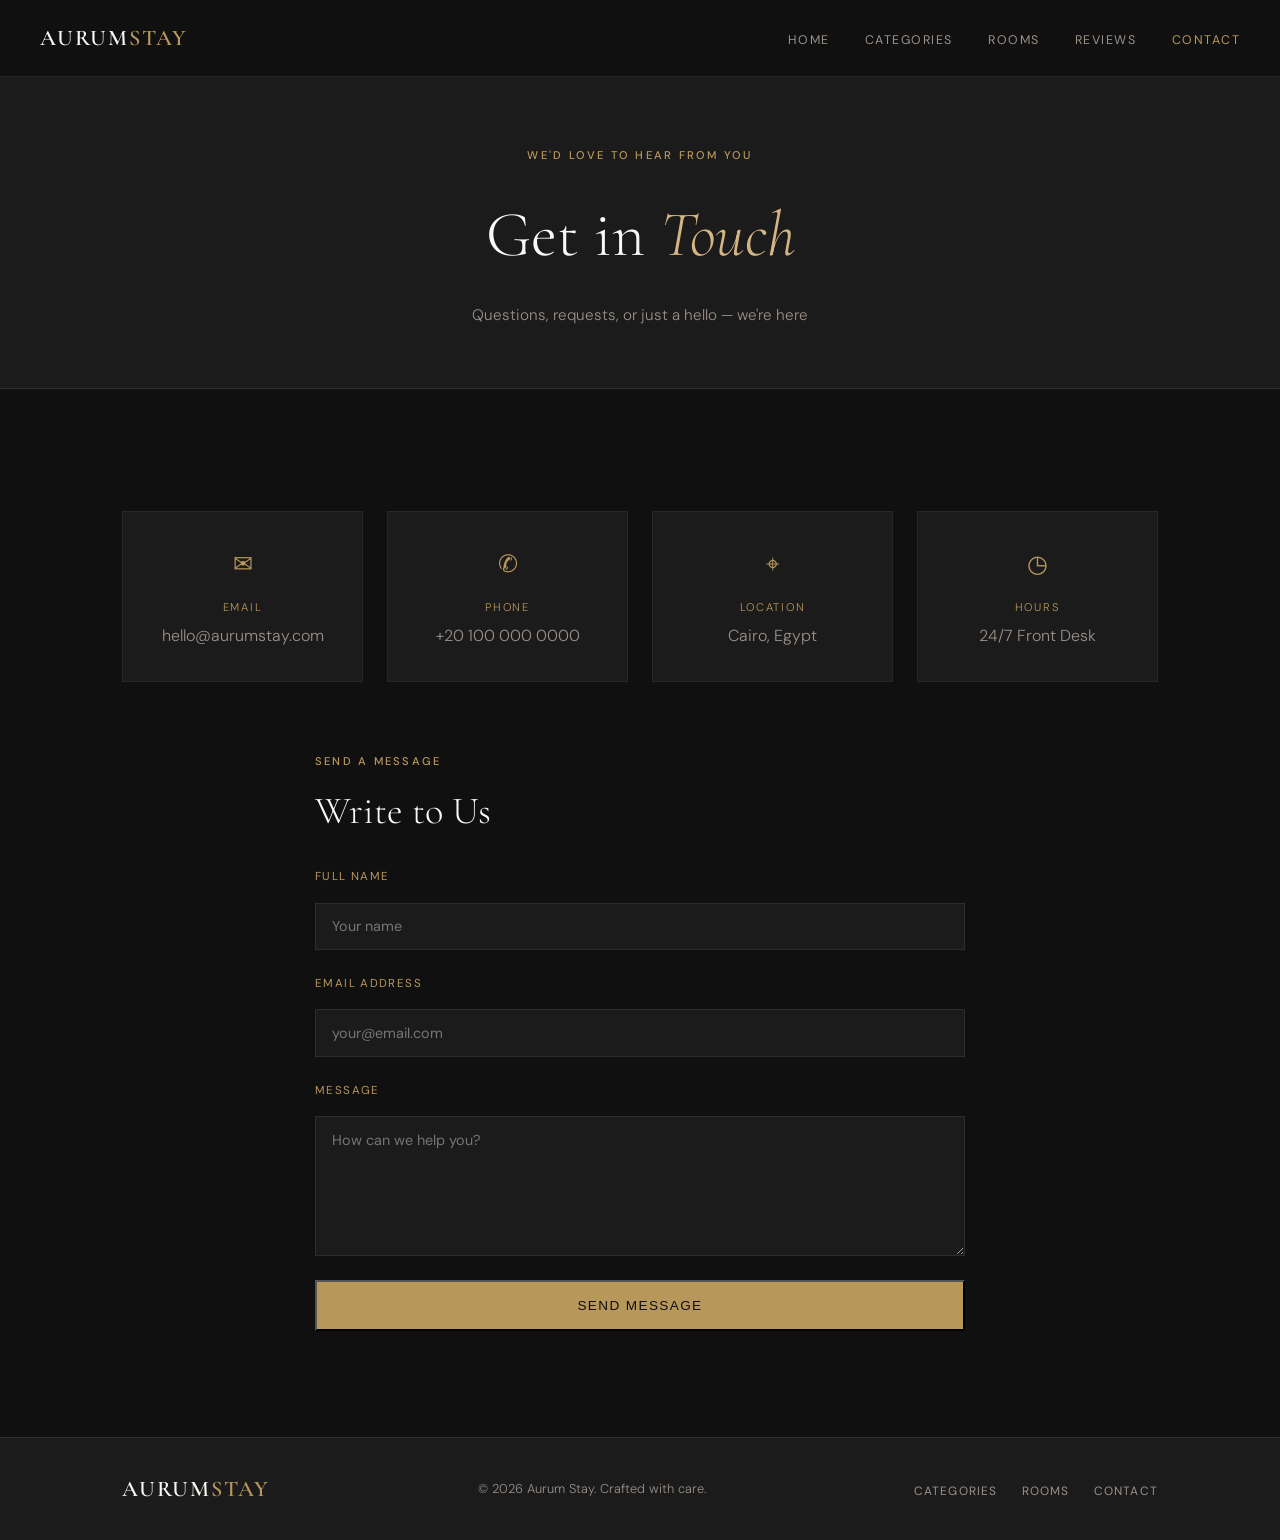
<file: index.html>
<!DOCTYPE html>
<html lang="en">
<head>
<meta charset="UTF-8">
<meta name="viewport" content="width=device-width, initial-scale=1.0">
<title>Contact — Aurum Stay</title>
<link rel="stylesheet" href="style.css">
<link href="https://fonts.googleapis.com/css2?family=Cormorant+Garamond:ital,wght@0,300;0,400;0,600;1,300&family=DM+Sans:wght@300;400;500&display=swap" rel="stylesheet">
</head>
<body>

<nav class="navbar">
  <a href="index.html" class="nav-logo">AURUM<span>STAY</span></a>
  <ul class="nav-links">
    <li><a href="index.html">Home</a></li>
    <li><a href="categories.html">Categories</a></li>
    <li><a href="rooms.html">Rooms</a></li>
    <li><a href="reviews.html">Reviews</a></li>
    <li><a href="contact.html" class="active">Contact</a></li>
  </ul>
  <button class="nav-toggle" onclick="toggleMenu()">&#9776;</button>
</nav>

<div class="page-header">
  <span class="label">We'd Love to Hear From You</span>
  <h1>Get in <em style="font-style:italic;color:var(--gold-light)">Touch</em></h1>
  <p style="margin-top:0.8rem;color:var(--text-muted);font-size:0.95rem;">Questions, requests, or just a hello — we're here</p>
</div>

<section class="section">
  <div class="container">

    <div class="contact-grid" style="margin-bottom:4rem;">
      <div class="contact-item">
        <div class="contact-icon">✉</div>
        <p class="contact-type">Email</p>
        <p>hello@aurumstay.com</p>
      </div>
      <div class="contact-item">
        <div class="contact-icon">✆</div>
        <p class="contact-type">Phone</p>
        <p>+20 100 000 0000</p>
      </div>
      <div class="contact-item">
        <div class="contact-icon">⌖</div>
        <p class="contact-type">Location</p>
        <p>Cairo, Egypt</p>
      </div>
      <div class="contact-item">
        <div class="contact-icon">◷</div>
        <p class="contact-type">Hours</p>
        <p>24/7 Front Desk</p>
      </div>
    </div>

    <div class="contact-form-wrap">
      <span class="label">Send a Message</span>
      <h2 style="margin-bottom:2rem;">Write to Us</h2>

      <div class="form-group">
        <label for="c-name">Full Name</label>
        <input type="text" id="c-name" placeholder="Your name">
      </div>
      <div class="form-group">
        <label for="c-email">Email Address</label>
        <input type="email" id="c-email" placeholder="your@email.com">
      </div>
      <div class="form-group">
        <label for="c-msg">Message</label>
        <textarea id="c-msg" placeholder="How can we help you?"></textarea>
      </div>

      <button class="btn-secondary" onclick="submitContact()" style="width:100%;padding:1rem;font-size:0.85rem;">Send Message</button>
      <div id="form-msg"></div>
    </div>

  </div>
</section>

<footer class="footer">
  <div class="container footer-inner">
    <div class="nav-logo">AURUM<span>STAY</span></div>
    <p>© 2026 Aurum Stay. Crafted with care.</p>
    <ul class="footer-links">
      <li><a href="categories.html">Categories</a></li>
      <li><a href="rooms.html">Rooms</a></li>
      <li><a href="contact.html">Contact</a></li>
    </ul>
  </div>
</footer>

<script src="script.js"></script>
</body>
</html>
</file>
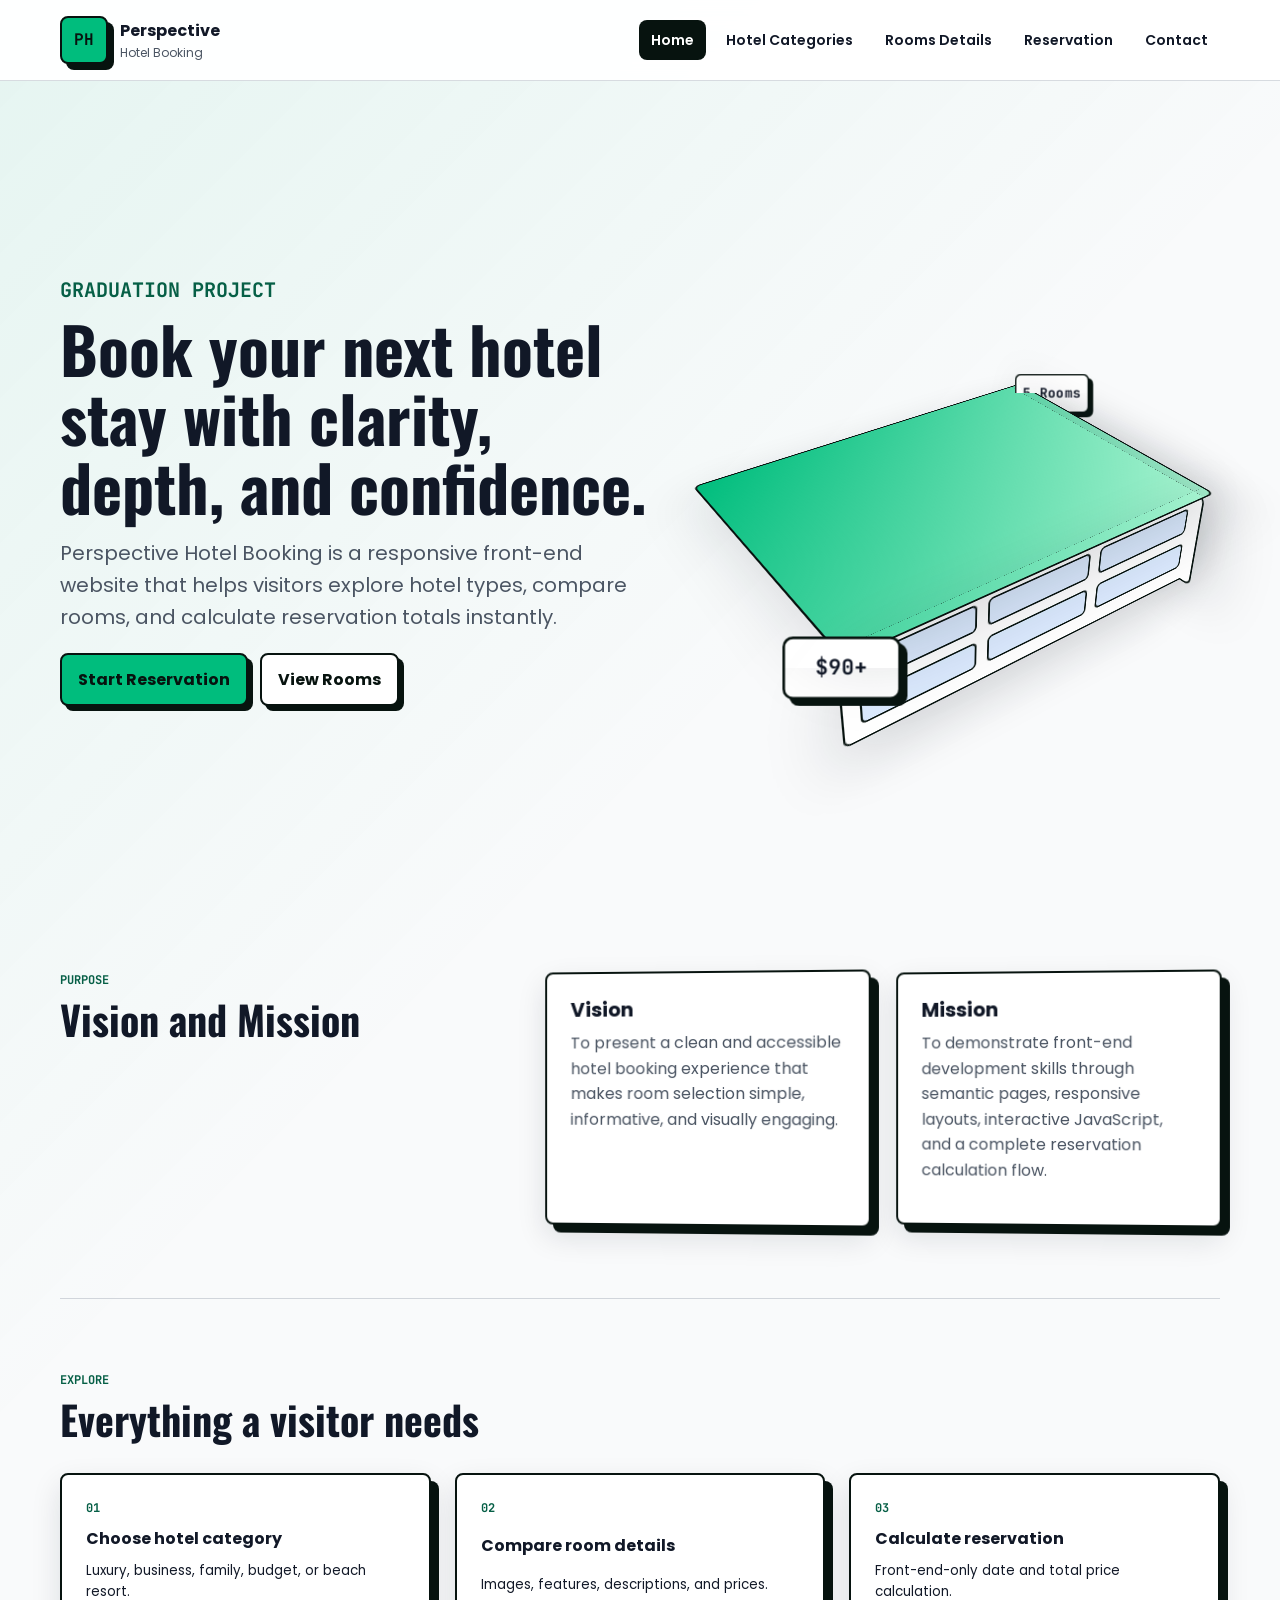
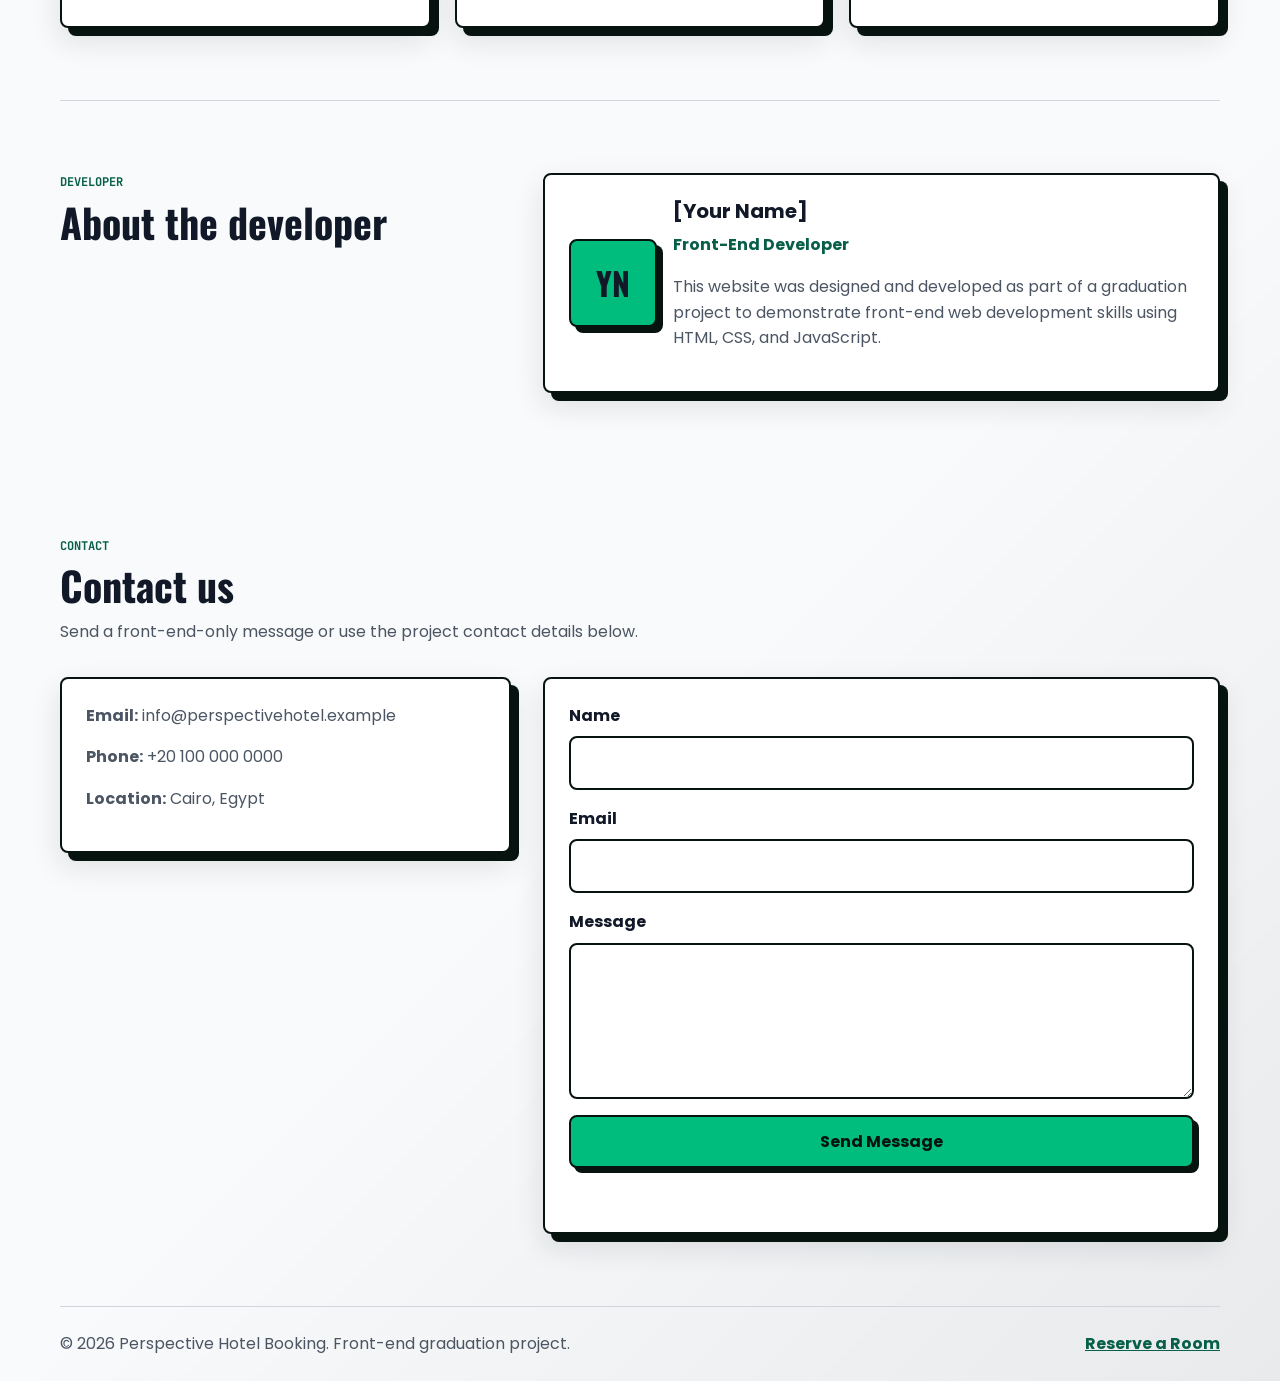
<file: hotel-booking-website/index.html>
<!DOCTYPE html>
<html lang="en">
<head>
  <meta charset="UTF-8" />
  <meta name="viewport" content="width=device-width, initial-scale=1.0" />
  <meta name="description" content="Perspective Hotel Booking graduation project built with HTML, CSS, and JavaScript." />
  <title>Perspective Hotel Booking | Home</title>
  <link rel="stylesheet" href="css/style.css" />
</head>
<body>
  <a class="skip-link" href="#main-content">Skip to main content</a>

  <header class="site-header">
    <nav class="navbar" aria-label="Main navigation">
      <a class="brand" href="index.html" aria-label="Perspective Hotel Booking home">
        <span class="brand-mark" aria-hidden="true">PH</span>
        <span>
          <strong>Perspective</strong>
          <small>Hotel Booking</small>
        </span>
      </a>

      <ul class="nav-links">
        <li><a class="active" href="index.html">Home</a></li>
        <li><a href="categories.html">Hotel Categories</a></li>
        <li><a href="rooms.html">Rooms Details</a></li>
        <li><a href="reservation.html">Reservation</a></li>
        <li><a href="index.html#contact">Contact</a></li>
      </ul>
    </nav>
  </header>

  <main id="main-content">
    <section class="hero section">
      <div class="hero-content">
        <p class="eyebrow">Graduation Project</p>
        <h1>Book your next hotel stay with clarity, depth, and confidence.</h1>
        <p>
          Perspective Hotel Booking is a responsive front-end website that helps visitors explore hotel types,
          compare rooms, and calculate reservation totals instantly.
        </p>
        <div class="hero-actions" aria-label="Primary actions">
          <a class="btn btn-primary" href="reservation.html">Start Reservation</a>
          <a class="btn btn-secondary" href="rooms.html">View Rooms</a>
        </div>
      </div>

      <div class="hero-stage" aria-label="Hotel booking visual">
        <div class="isometric-hotel">
          <div class="hotel-roof"></div>
          <div class="hotel-face hotel-face-front">
            <span></span><span></span><span></span>
            <span></span><span></span><span></span>
          </div>
          <div class="hotel-face hotel-face-side">
            <span></span><span></span><span></span>
          </div>
          <div class="booking-chip chip-one">5 Rooms</div>
          <div class="booking-chip chip-two">$90+</div>
        </div>
      </div>
    </section>

    <section class="section split-section" aria-labelledby="vision-title">
      <div>
        <p class="eyebrow">Purpose</p>
        <h2 id="vision-title">Vision and Mission</h2>
      </div>
      <div class="info-grid">
        <article class="depth-card">
          <h3>Vision</h3>
          <p>
            To present a clean and accessible hotel booking experience that makes room selection simple,
            informative, and visually engaging.
          </p>
        </article>
        <article class="depth-card">
          <h3>Mission</h3>
          <p>
            To demonstrate front-end development skills through semantic pages, responsive layouts,
            interactive JavaScript, and a complete reservation calculation flow.
          </p>
        </article>
      </div>
    </section>

    <section class="section feature-band" aria-labelledby="features-title">
      <div class="section-heading">
        <p class="eyebrow">Explore</p>
        <h2 id="features-title">Everything a visitor needs</h2>
      </div>
      <div class="quick-grid">
        <a class="quick-link" href="categories.html">
          <span>01</span>
          <strong>Choose hotel category</strong>
          <small>Luxury, business, family, budget, or beach resort.</small>
        </a>
        <a class="quick-link" href="rooms.html">
          <span>02</span>
          <strong>Compare room details</strong>
          <small>Images, features, descriptions, and prices.</small>
        </a>
        <a class="quick-link" href="reservation.html">
          <span>03</span>
          <strong>Calculate reservation</strong>
          <small>Front-end-only date and total price calculation.</small>
        </a>
      </div>
    </section>

    <section class="section split-section" aria-labelledby="developer-title">
      <div>
        <p class="eyebrow">Developer</p>
        <h2 id="developer-title">About the developer</h2>
      </div>
      <article class="profile-card">
        <div class="profile-avatar" aria-hidden="true">YN</div>
        <div>
          <h3>[Your Name]</h3>
          <p class="role">Front-End Developer</p>
          <p>
            This website was designed and developed as part of a graduation project to demonstrate
            front-end web development skills using HTML, CSS, and JavaScript.
          </p>
        </div>
      </article>
    </section>

    <section id="contact" class="section contact-section" aria-labelledby="contact-title">
      <div class="section-heading">
        <p class="eyebrow">Contact</p>
        <h2 id="contact-title">Contact us</h2>
        <p>Send a front-end-only message or use the project contact details below.</p>
      </div>

      <div class="contact-layout">
        <address class="contact-card" aria-label="Contact details">
          <p><strong>Email:</strong> info@perspectivehotel.example</p>
          <p><strong>Phone:</strong> +20 100 000 0000</p>
          <p><strong>Location:</strong> Cairo, Egypt</p>
        </address>

        <form class="form-card" id="contactForm" novalidate>
          <div class="form-group">
            <label for="contactName">Name</label>
            <input id="contactName" name="contactName" type="text" autocomplete="name" required />
          </div>
          <div class="form-group">
            <label for="contactEmail">Email</label>
            <input id="contactEmail" name="contactEmail" type="email" autocomplete="email" required />
          </div>
          <div class="form-group">
            <label for="contactMessage">Message</label>
            <textarea id="contactMessage" name="contactMessage" rows="5" required></textarea>
          </div>
          <button class="btn btn-primary" type="submit">Send Message</button>
          <p class="form-message" id="contactMessageStatus" role="status" aria-live="polite"></p>
        </form>
      </div>
    </section>
  </main>

  <footer class="site-footer">
    <p>&copy; 2026 Perspective Hotel Booking. Front-end graduation project.</p>
    <a href="reservation.html">Reserve a Room</a>
  </footer>

  <script src="js/main.js"></script>
</body>
</html>
</file>
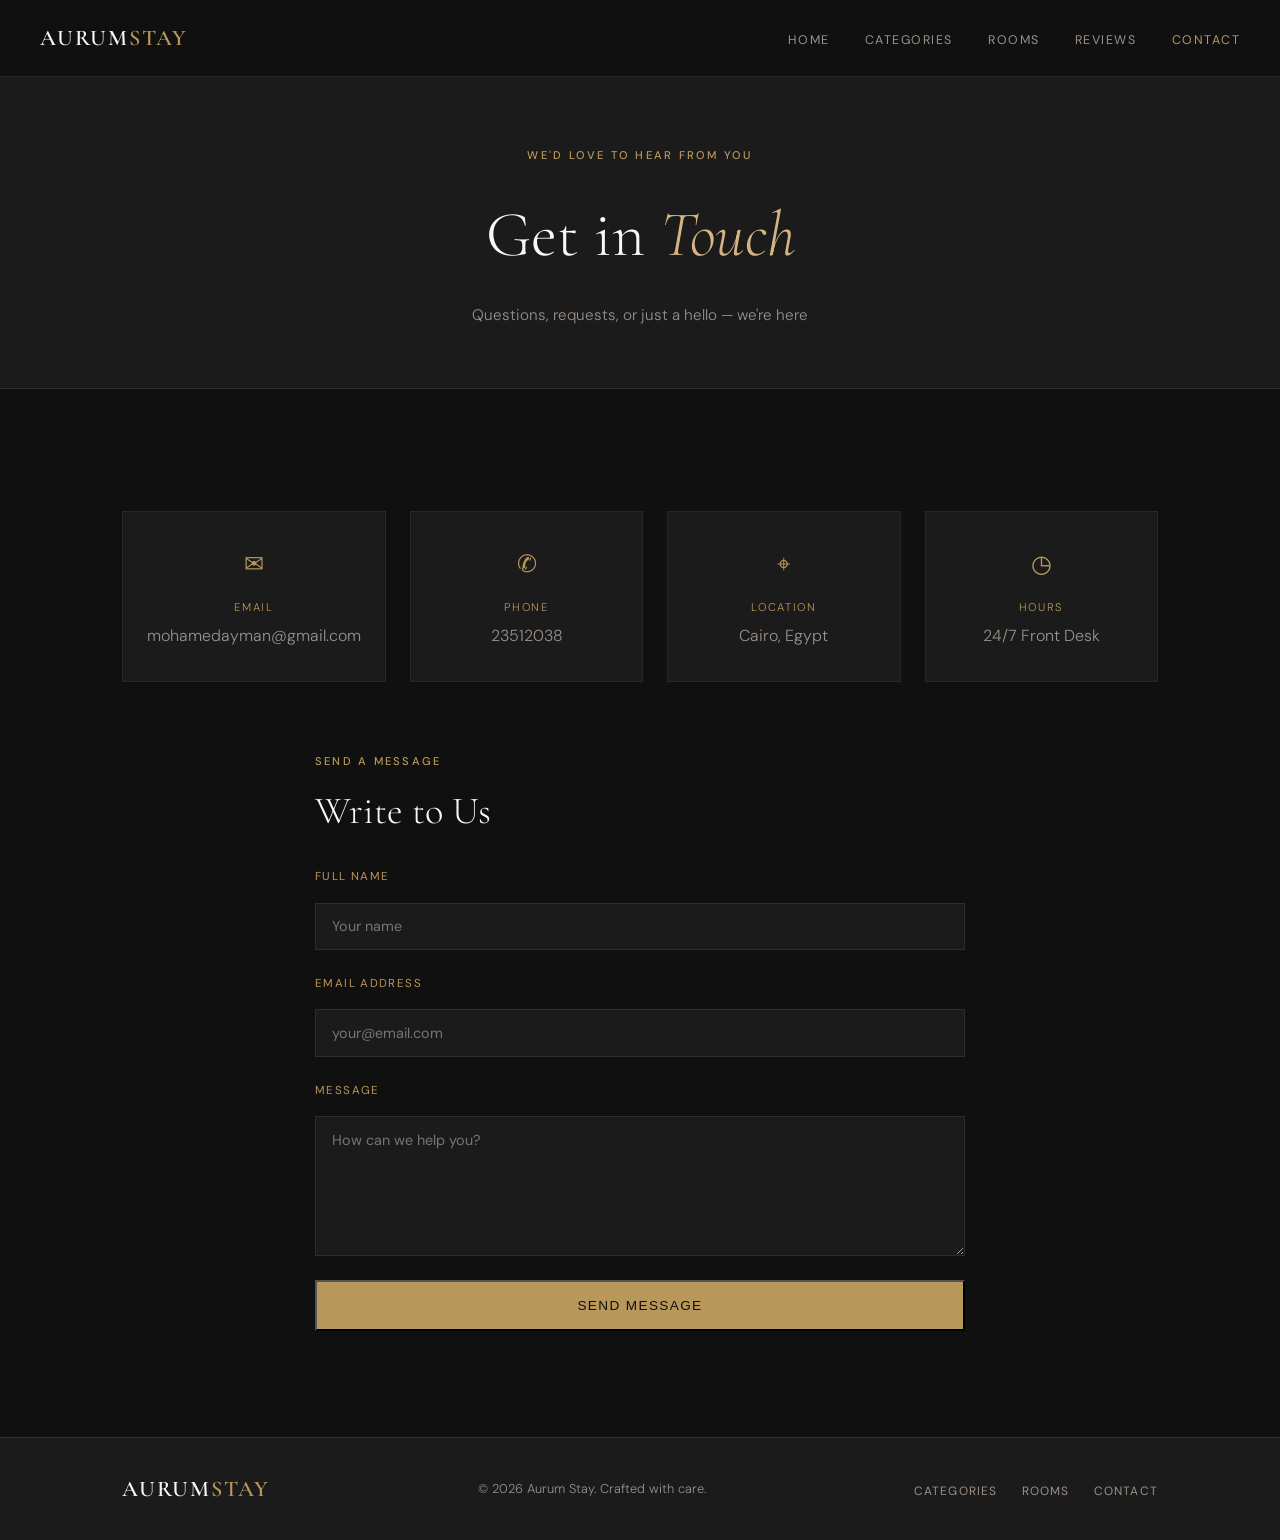
<file: contant.html>
<!DOCTYPE html>
<html lang="en">
<head>
<meta charset="UTF-8">
<meta name="viewport" content="width=device-width, initial-scale=1.0">
<title>Contact — Aurum Stay</title>
<link rel="stylesheet" href="style.css">
<link href="https://fonts.googleapis.com/css2?family=Cormorant+Garamond:ital,wght@0,300;0,400;0,600;1,300&family=DM+Sans:wght@300;400;500&display=swap" rel="stylesheet">
</head>
<body>

<nav class="navbar">
  <a href="index.html" class="nav-logo">AURUM<span>STAY</span></a>
  <ul class="nav-links">
    <li><a href="index.html">Home</a></li>
    <li><a href="categories.html">Categories</a></li>
    <li><a href="rooms.html">Rooms</a></li>
    <li><a href="reviews.html">Reviews</a></li>
    <li><a href="contact.html" class="active">Contact</a></li>
  </ul>
  <button class="nav-toggle" onclick="toggleMenu()">&#9776;</button>
</nav>

<div class="page-header">
  <span class="label">We'd Love to Hear From You</span>
  <h1>Get in <em style="font-style:italic;color:var(--gold-light)">Touch</em></h1>
  <p style="margin-top:0.8rem;color:var(--text-muted);font-size:0.95rem;">Questions, requests, or just a hello — we're here</p>
</div>

<section class="section">
  <div class="container">

    <div class="contact-grid" style="margin-bottom:4rem;">
      <div class="contact-item">
        <div class="contact-icon">✉</div>
        <p class="contact-type">Email</p>
        <p>mohamedayman@gmail.com</p>
      </div>
      <div class="contact-item">
        <div class="contact-icon">✆</div>
        <p class="contact-type">Phone</p>
        <p>23512038</p>
      </div>
      <div class="contact-item">
        <div class="contact-icon">⌖</div>
        <p class="contact-type">Location</p>
        <p>Cairo, Egypt</p>
      </div>
      <div class="contact-item">
        <div class="contact-icon">◷</div>
        <p class="contact-type">Hours</p>
        <p>24/7 Front Desk</p>
      </div>
    </div>

    <div class="contact-form-wrap">
      <span class="label">Send a Message</span>
      <h2 style="margin-bottom:2rem;">Write to Us</h2>

      <div class="form-group">
        <label for="c-name">Full Name</label>
        <input type="text" id="c-name" placeholder="Your name">
      </div>
      <div class="form-group">
        <label for="c-email">Email Address</label>
        <input type="email" id="c-email" placeholder="your@email.com">
      </div>
      <div class="form-group">
        <label for="c-msg">Message</label>
        <textarea id="c-msg" placeholder="How can we help you?"></textarea>
      </div>

      <button class="btn-secondary" onclick="submitContact()" style="width:100%;padding:1rem;font-size:0.85rem;">Send Message</button>
      <div id="form-msg"></div>
    </div>

  </div>
</section>

<footer class="footer">
  <div class="container footer-inner">
    <div class="nav-logo">AURUM<span>STAY</span></div>
    <p>© 2026 Aurum Stay. Crafted with care.</p>
    <ul class="footer-links">
      <li><a href="categories.html">Categories</a></li>
      <li><a href="rooms.html">Rooms</a></li>
      <li><a href="contact.html">Contact</a></li>
    </ul>
  </div>
</footer>

<script src="script.js"></script>
</body>
</html>
</file>
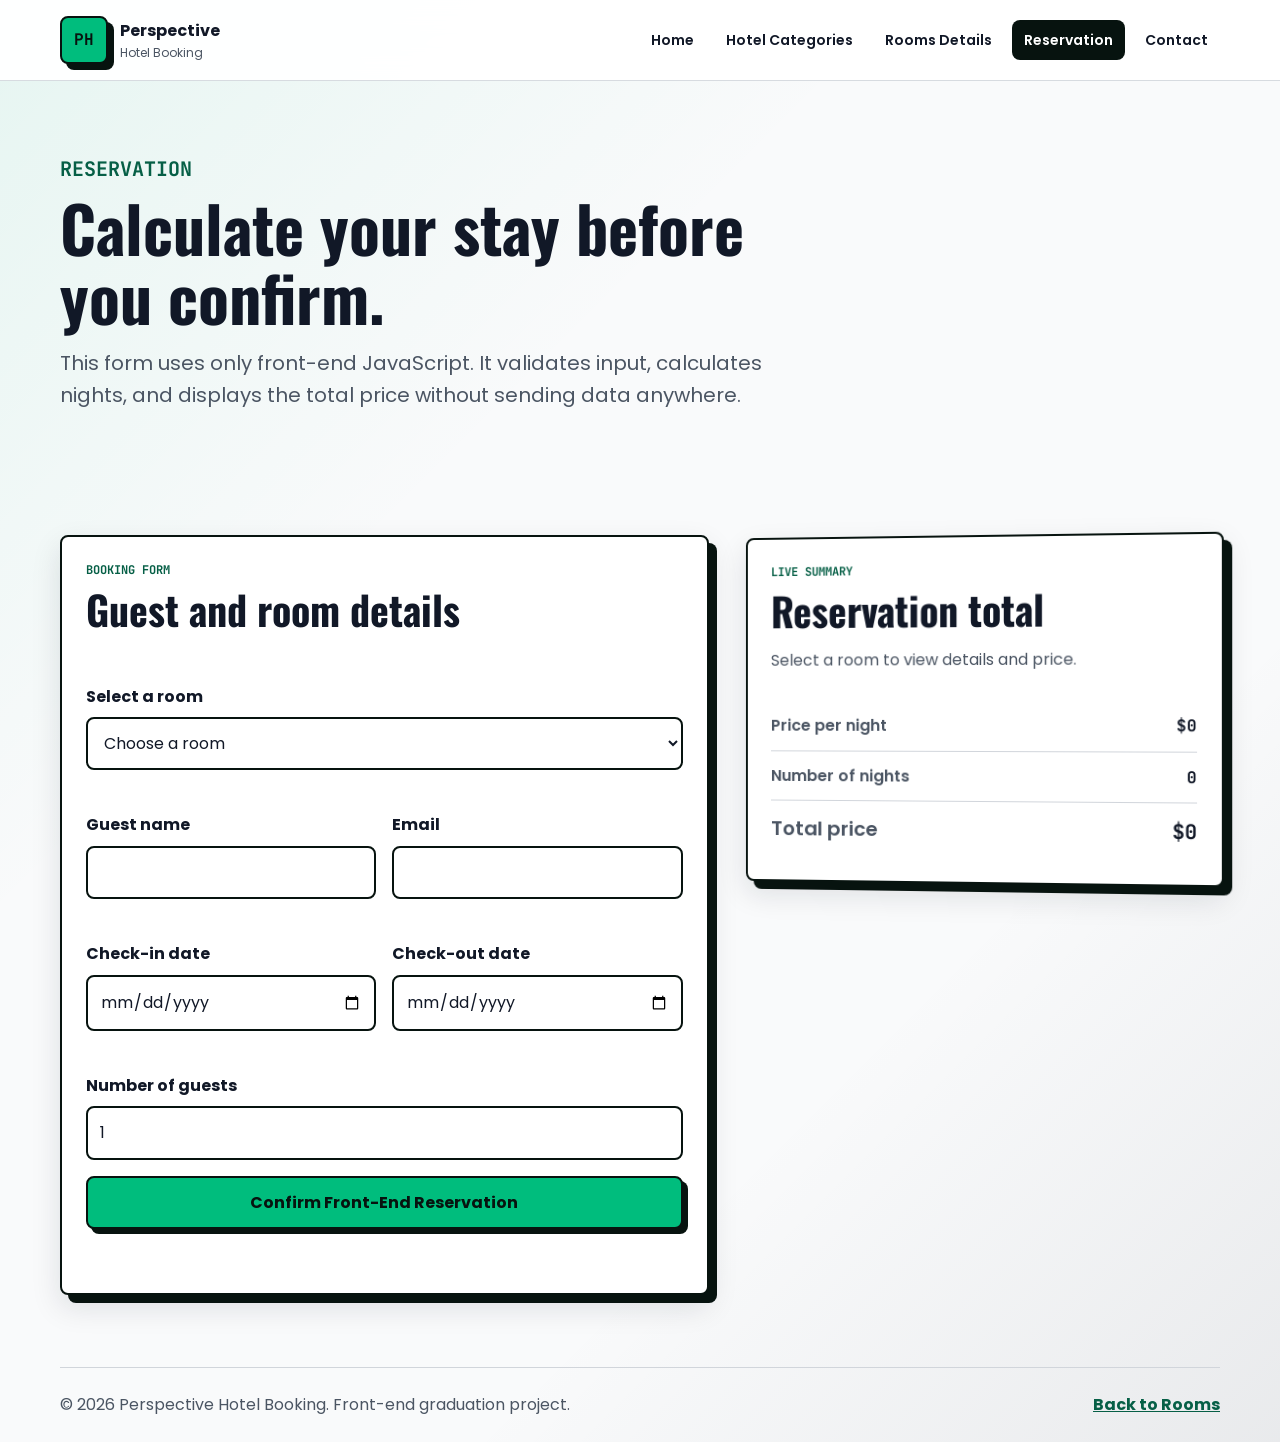
<file: hotel-booking-website/reservation.html>
<!DOCTYPE html>
<html lang="en">
<head>
  <meta charset="UTF-8" />
  <meta name="viewport" content="width=device-width, initial-scale=1.0" />
  <meta name="description" content="Front-end reservation calculator for Perspective Hotel Booking." />
  <title>Perspective Hotel Booking | Reservation</title>
  <link rel="stylesheet" href="css/style.css" />
</head>
<body>
  <a class="skip-link" href="#main-content">Skip to main content</a>

  <header class="site-header">
    <nav class="navbar" aria-label="Main navigation">
      <a class="brand" href="index.html" aria-label="Perspective Hotel Booking home">
        <span class="brand-mark" aria-hidden="true">PH</span>
        <span><strong>Perspective</strong><small>Hotel Booking</small></span>
      </a>
      <ul class="nav-links">
        <li><a href="index.html">Home</a></li>
        <li><a href="categories.html">Hotel Categories</a></li>
        <li><a href="rooms.html">Rooms Details</a></li>
        <li><a class="active" href="reservation.html">Reservation</a></li>
        <li><a href="index.html#contact">Contact</a></li>
      </ul>
    </nav>
  </header>

  <main id="main-content">
    <section class="page-hero section">
      <p class="eyebrow">Reservation</p>
      <h1>Calculate your stay before you confirm.</h1>
      <p>
        This form uses only front-end JavaScript. It validates input, calculates nights, and displays the
        total price without sending data anywhere.
      </p>
    </section>

    <section class="section reservation-layout" aria-labelledby="reservation-title">
      <form class="form-card reservation-form" id="reservationForm" novalidate>
        <div class="section-heading compact">
          <p class="eyebrow">Booking Form</p>
          <h2 id="reservation-title">Guest and room details</h2>
        </div>

        <div class="form-group">
          <label for="roomSelect">Select a room</label>
          <select id="roomSelect" name="roomSelect" required>
            <option value="">Choose a room</option>
          </select>
          <small class="field-error" id="roomSelectError"></small>
        </div>

        <div class="form-row">
          <div class="form-group">
            <label for="guestName">Guest name</label>
            <input id="guestName" name="guestName" type="text" autocomplete="name" required />
            <small class="field-error" id="guestNameError"></small>
          </div>
          <div class="form-group">
            <label for="guestEmail">Email</label>
            <input id="guestEmail" name="guestEmail" type="email" autocomplete="email" required />
            <small class="field-error" id="guestEmailError"></small>
          </div>
        </div>

        <div class="form-row">
          <div class="form-group">
            <label for="checkIn">Check-in date</label>
            <input id="checkIn" name="checkIn" type="date" required />
            <small class="field-error" id="checkInError"></small>
          </div>
          <div class="form-group">
            <label for="checkOut">Check-out date</label>
            <input id="checkOut" name="checkOut" type="date" required />
            <small class="field-error" id="checkOutError"></small>
          </div>
        </div>

        <div class="form-group">
          <label for="guestCount">Number of guests</label>
          <input id="guestCount" name="guestCount" type="number" min="1" max="8" value="1" required />
        </div>

        <button class="btn btn-primary" type="submit">Confirm Front-End Reservation</button>
        <p class="form-message" id="reservationMessage" role="status" aria-live="polite"></p>
      </form>

      <aside class="summary-card" aria-labelledby="summary-title">
        <p class="eyebrow">Live Summary</p>
        <h2 id="summary-title">Reservation total</h2>
        <div class="selected-room" id="selectedRoom">
          <p>Select a room to view details and price.</p>
        </div>
        <dl class="price-summary">
          <div>
            <dt>Price per night</dt>
            <dd id="summaryPrice">$0</dd>
          </div>
          <div>
            <dt>Number of nights</dt>
            <dd id="summaryNights">0</dd>
          </div>
          <div class="total-row">
            <dt>Total price</dt>
            <dd id="summaryTotal">$0</dd>
          </div>
        </dl>
      </aside>
    </section>
  </main>

  <footer class="site-footer">
    <p>&copy; 2026 Perspective Hotel Booking. Front-end graduation project.</p>
    <a href="rooms.html">Back to Rooms</a>
  </footer>

  <script src="js/main.js"></script>
</body>
</html>
</file>
<file: style.css>
/* ── Variables ── */
:root {
  --gold: #b8975a;
  --gold-light: #d4b483;
  --dark: #111010;
  --dark2: #1c1b1b;
  --dark3: #2a2929;
  --text: #e8e2d9;
  --text-muted: #9a9189;
  --white: #faf8f4;
  --radius: 4px;
  --transition: 0.3s ease;
  --font-display: 'Cormorant Garamond', Georgia, serif;
  --font-body: 'DM Sans', sans-serif;
}

/* ── Reset ── */
*, *::before, *::after { box-sizing: border-box; margin: 0; padding: 0; }
html { scroll-behavior: smooth; }
body {
  background: var(--dark);
  color: var(--text);
  font-family: var(--font-body);
  font-size: 16px;
  line-height: 1.7;
}
a { color: inherit; text-decoration: none; }
ul { list-style: none; }
img { display: block; width: 100%; object-fit: cover; }

/* ── Utility ── */
.container { max-width: 1100px; margin: 0 auto; padding: 0 2rem; }
.section { padding: 90px 0; }
.center { text-align: center; }
.label {
  display: inline-block;
  font-family: var(--font-body);
  font-size: 0.7rem;
  font-weight: 500;
  letter-spacing: 0.2em;
  text-transform: uppercase;
  color: var(--gold);
  margin-bottom: 1rem;
}
h2 {
  font-family: var(--font-display);
  font-size: clamp(1.8rem, 3vw, 2.6rem);
  font-weight: 300;
  line-height: 1.25;
  margin-bottom: 1.2rem;
  color: var(--white);
}
h3 {
  font-family: var(--font-display);
  font-size: 1.5rem;
  font-weight: 400;
  color: var(--white);
}
p { color: var(--text-muted); font-weight: 300; }

/* ── Buttons ── */
.btn-primary {
  display: inline-block;
  margin-top: 2rem;
  padding: 0.85rem 2.4rem;
  border: 1px solid var(--gold);
  color: var(--gold);
  font-family: var(--font-body);
  font-size: 0.8rem;
  letter-spacing: 0.15em;
  text-transform: uppercase;
  transition: background var(--transition), color var(--transition);
}
.btn-primary:hover { background: var(--gold); color: var(--dark); }

.btn-secondary {
  display: inline-block;
  padding: 0.7rem 1.8rem;
  background: var(--gold);
  color: var(--dark);
  font-size: 0.8rem;
  font-weight: 500;
  letter-spacing: 0.1em;
  text-transform: uppercase;
  transition: background var(--transition);
}
.btn-secondary:hover { background: var(--gold-light); }

/* ── Navbar ── */
.navbar {
  position: fixed;
  top: 0; left: 0; right: 0;
  z-index: 100;
  display: flex;
  align-items: center;
  justify-content: space-between;
  padding: 1.2rem 2.5rem;
  background: rgba(17,16,16,0.92);
  backdrop-filter: blur(10px);
  border-bottom: 1px solid rgba(184,151,90,0.15);
}
.nav-logo {
  font-family: var(--font-display);
  font-size: 1.4rem;
  font-weight: 600;
  letter-spacing: 0.08em;
  color: var(--white);
}
.nav-logo span { color: var(--gold); }
.nav-links { display: flex; gap: 2.2rem; }
.nav-links a {
  font-size: 0.78rem;
  letter-spacing: 0.12em;
  text-transform: uppercase;
  color: var(--text-muted);
  transition: color var(--transition);
}
.nav-links a:hover,
.nav-links a.active { color: var(--gold); }
.nav-toggle {
  display: none;
  background: none;
  border: none;
  color: var(--text);
  font-size: 1.4rem;
  cursor: pointer;
}

/* ── Hero ── */
.hero {
  position: relative;
  height: 100vh;
  min-height: 600px;
  display: flex;
  align-items: center;
  justify-content: center;
  background: url('https://images.unsplash.com/photo-1542314831-068cd1dbfeeb?w=1600&q=80') center/cover no-repeat;
}
.hero-overlay {
  position: absolute;
  inset: 0;
  background: linear-gradient(to bottom, rgba(17,16,16,0.55) 0%, rgba(17,16,16,0.75) 100%);
}
.hero-content {
  position: relative;
  text-align: center;
  padding: 0 1rem;
}
.hero-eyebrow {
  font-size: 0.75rem;
  letter-spacing: 0.25em;
  text-transform: uppercase;
  color: var(--gold);
  margin-bottom: 1.2rem;
}
.hero-title {
  font-family: var(--font-display);
  font-size: clamp(3rem, 7vw, 6rem);
  font-weight: 300;
  line-height: 1.1;
  color: var(--white);
}
.hero-title em { font-style: italic; color: var(--gold-light); }
.hero-sub {
  margin-top: 1.2rem;
  font-size: 1rem;
  color: rgba(232,226,217,0.75);
  font-weight: 300;
}
.hero-scroll {
  position: absolute;
  bottom: 2rem;
  left: 50%;
  transform: translateX(-50%);
  font-size: 0.7rem;
  letter-spacing: 0.2em;
  color: var(--text-muted);
  animation: bounce 2s infinite;
}
@keyframes bounce {
  0%,100% { transform: translateX(-50%) translateY(0); }
  50% { transform: translateX(-50%) translateY(6px); }
}

/* ── Vision / Mission ── */
.two-col {
  display: grid;
  grid-template-columns: 1fr 1fr;
  gap: 2rem;
}
.card-block {
  background: var(--dark2);
  padding: 3rem;
  border: 1px solid rgba(255,255,255,0.05);
  transition: border-color var(--transition);
}
.card-block:hover { border-color: rgba(184,151,90,0.3); }
.card-block.accent { border-color: rgba(184,151,90,0.2); }

/* ── About Dev ── */
.about-dev { background: var(--dark2); }
.dev-card {
  display: flex;
  align-items: flex-start;
  gap: 2.5rem;
  margin-top: 2.5rem;
  text-align: left;
  max-width: 750px;
  margin-left: auto;
  margin-right: auto;
}
.dev-avatar {
  flex-shrink: 0;
  width: 80px; height: 80px;
  border-radius: 50%;
  background: var(--gold);
  color: var(--dark);
  display: flex;
  align-items: center;
  justify-content: center;
  font-family: var(--font-display);
  font-size: 2rem;
  font-weight: 600;
}
.dev-role {
  font-size: 0.8rem;
  letter-spacing: 0.1em;
  color: var(--gold);
  text-transform: uppercase;
  margin: 0.3rem 0 0.8rem;
}
.dev-tags { display: flex; flex-wrap: wrap; gap: 0.5rem; margin-top: 1rem; }
.dev-tags span {
  padding: 0.25rem 0.8rem;
  border: 1px solid rgba(184,151,90,0.4);
  font-size: 0.72rem;
  letter-spacing: 0.08em;
  color: var(--gold);
}

/* ── Contact Strip ── */
.contact-grid {
  display: grid;
  grid-template-columns: repeat(4, 1fr);
  gap: 1.5rem;
  margin-top: 2rem;
}
.contact-item {
  background: var(--dark2);
  padding: 2rem 1.5rem;
  text-align: center;
  border: 1px solid rgba(255,255,255,0.05);
  transition: border-color var(--transition), transform var(--transition);
}
.contact-item:hover { border-color: rgba(184,151,90,0.3); transform: translateY(-4px); }
.contact-icon {
  font-size: 1.5rem;
  color: var(--gold);
  margin-bottom: 0.8rem;
}
.contact-type {
  font-size: 0.7rem;
  letter-spacing: 0.15em;
  text-transform: uppercase;
  color: var(--gold);
  margin-bottom: 0.3rem;
}

/* ── Page Header (inner pages) ── */
.page-header {
  padding: 140px 0 60px;
  text-align: center;
  background: var(--dark2);
  border-bottom: 1px solid rgba(184,151,90,0.15);
}
.page-header h1 {
  font-family: var(--font-display);
  font-size: clamp(2.5rem, 5vw, 4rem);
  font-weight: 300;
  color: var(--white);
}

/* ── Categories ── */
.categories-grid {
  display: grid;
  grid-template-columns: repeat(3, 1fr);
  gap: 1.5rem;
  margin-top: 3rem;
}
.category-card {
  position: relative;
  height: 300px;
  overflow: hidden;
  cursor: pointer;
  border: 1px solid rgba(255,255,255,0.05);
}
.category-card img {
  height: 100%;
  transition: transform 0.5s ease;
}
.category-card:hover img { transform: scale(1.07); }
.category-card-overlay {
  position: absolute;
  inset: 0;
  background: linear-gradient(to top, rgba(17,16,16,0.85) 0%, rgba(17,16,16,0.2) 60%);
  display: flex;
  flex-direction: column;
  justify-content: flex-end;
  padding: 1.8rem;
  transition: background var(--transition);
}
.category-card:hover .category-card-overlay {
  background: linear-gradient(to top, rgba(17,16,16,0.92) 0%, rgba(17,16,16,0.35) 60%);
}
.category-card h3 { font-size: 1.6rem; color: var(--white); }
.category-card p { font-size: 0.8rem; color: var(--text-muted); margin-top: 0.3rem; }
.category-tag {
  display: inline-block;
  padding: 0.2rem 0.7rem;
  background: var(--gold);
  color: var(--dark);
  font-size: 0.65rem;
  letter-spacing: 0.1em;
  text-transform: uppercase;
  margin-bottom: 0.6rem;
  align-self: flex-start;
}

/* ── Rooms ── */
.rooms-grid {
  display: grid;
  grid-template-columns: repeat(3, 1fr);
  gap: 1.5rem;
  margin-top: 3rem;
}
.room-card {
  background: var(--dark2);
  border: 1px solid rgba(255,255,255,0.05);
  transition: border-color var(--transition), transform var(--transition);
  cursor: pointer;
}
.room-card:hover { border-color: rgba(184,151,90,0.3); transform: translateY(-4px); }
.room-card.selected { border-color: var(--gold); }
.room-img { height: 200px; }
.room-body { padding: 1.5rem; }
.room-body h3 { font-size: 1.2rem; margin-bottom: 0.5rem; }
.room-body p { font-size: 0.85rem; margin-bottom: 1rem; }
.room-price {
  font-family: var(--font-display);
  font-size: 1.4rem;
  color: var(--gold);
}
.room-price span { font-size: 0.75rem; color: var(--text-muted); font-family: var(--font-body); }

/* ── Reservation ── */
.reservation {
  background: var(--dark2);
  border: 1px solid rgba(184,151,90,0.2);
  padding: 3rem;
  margin-top: 4rem;
}
.reservation h2 { margin-bottom: 2rem; }
.res-form {
  display: grid;
  grid-template-columns: 1fr 1fr 1fr;
  gap: 1.5rem;
  align-items: end;
}
.form-group { display: flex; flex-direction: column; gap: 0.5rem; }
.form-group label {
  font-size: 0.72rem;
  letter-spacing: 0.12em;
  text-transform: uppercase;
  color: var(--gold);
}
.form-group select,
.form-group input {
  background: var(--dark3);
  border: 1px solid rgba(255,255,255,0.1);
  color: var(--text);
  padding: 0.75rem 1rem;
  font-family: var(--font-body);
  font-size: 0.9rem;
  outline: none;
  transition: border-color var(--transition);
  -webkit-appearance: none;
}
.form-group select:focus,
.form-group input:focus { border-color: var(--gold); }
.res-total {
  margin-top: 2rem;
  padding-top: 1.5rem;
  border-top: 1px solid rgba(255,255,255,0.08);
  display: flex;
  align-items: center;
  justify-content: space-between;
}
.res-total-label { font-size: 0.8rem; letter-spacing: 0.1em; text-transform: uppercase; color: var(--text-muted); }
.res-total-price {
  font-family: var(--font-display);
  font-size: 2.5rem;
  color: var(--gold);
}
#res-message {
  margin-top: 1rem;
  font-size: 0.85rem;
  color: var(--gold);
  min-height: 1.2rem;
}

/* ── Contact Form ── */
.contact-form-wrap {
  max-width: 650px;
  margin: 3rem auto 0;
}
.contact-form-wrap .form-group { margin-bottom: 1.5rem; }
.contact-form-wrap input,
.contact-form-wrap textarea {
  width: 100%;
  background: var(--dark2);
  border: 1px solid rgba(255,255,255,0.08);
  color: var(--text);
  padding: 0.85rem 1rem;
  font-family: var(--font-body);
  font-size: 0.9rem;
  outline: none;
  transition: border-color var(--transition);
}
.contact-form-wrap textarea { resize: vertical; min-height: 140px; }
.contact-form-wrap input:focus,
.contact-form-wrap textarea:focus { border-color: var(--gold); }
.contact-form-wrap label {
  display: block;
  font-size: 0.72rem;
  letter-spacing: 0.12em;
  text-transform: uppercase;
  color: var(--gold);
  margin-bottom: 0.5rem;
}
#form-msg { margin-top: 1rem; font-size: 0.85rem; color: var(--gold); }

/* ── Reviews ── */
.reviews-grid {
  display: grid;
  grid-template-columns: repeat(3, 1fr);
  gap: 1.5rem;
  margin-top: 3rem;
}
.review-card {
  background: var(--dark2);
  padding: 2.2rem;
  border: 1px solid rgba(255,255,255,0.05);
  transition: border-color var(--transition);
}
.review-card:hover { border-color: rgba(184,151,90,0.25); }
.review-stars { color: var(--gold); font-size: 1rem; letter-spacing: 0.1em; margin-bottom: 1rem; }
.review-text { font-size: 0.95rem; font-style: italic; font-family: var(--font-display); color: var(--text); line-height: 1.8; margin-bottom: 1.5rem; }
.review-author { display: flex; align-items: center; gap: 0.9rem; }
.review-avatar {
  width: 44px; height: 44px;
  border-radius: 50%;
  background: var(--dark3);
  border: 1px solid rgba(184,151,90,0.3);
  display: flex;
  align-items: center;
  justify-content: center;
  font-family: var(--font-display);
  font-size: 1.1rem;
  color: var(--gold);
}
.review-name { font-size: 0.9rem; color: var(--white); }
.review-stay { font-size: 0.75rem; color: var(--text-muted); }

/* ── Footer ── */
.footer {
  background: var(--dark2);
  border-top: 1px solid rgba(184,151,90,0.15);
  padding: 2rem 0;
}
.footer-inner {
  display: flex;
  align-items: center;
  justify-content: space-between;
  flex-wrap: wrap;
  gap: 1rem;
}
.footer-inner p { font-size: 0.8rem; }
.footer-links { display: flex; gap: 1.5rem; }
.footer-links a { font-size: 0.75rem; letter-spacing: 0.1em; text-transform: uppercase; color: var(--text-muted); transition: color var(--transition); }
.footer-links a:hover { color: var(--gold); }

/* ── Mobile ── */
@media (max-width: 900px) {
  .two-col,
  .categories-grid,
  .rooms-grid,
  .reviews-grid { grid-template-columns: 1fr 1fr; }
  .contact-grid { grid-template-columns: 1fr 1fr; }
  .res-form { grid-template-columns: 1fr 1fr; }
}
@media (max-width: 600px) {
  .two-col,
  .categories-grid,
  .rooms-grid,
  .reviews-grid,
  .contact-grid { grid-template-columns: 1fr; }
  .res-form { grid-template-columns: 1fr; }
  .nav-links { display: none; flex-direction: column; position: absolute; top: 70px; left: 0; right: 0; background: var(--dark2); padding: 1.5rem 2rem; gap: 1.2rem; border-bottom: 1px solid rgba(184,151,90,0.15); }
  .nav-links.open { display: flex; }
  .nav-toggle { display: block; }
  .dev-card { flex-direction: column; }
  .footer-inner { flex-direction: column; text-align: center; }
  .res-total { flex-direction: column; gap: 0.5rem; text-align: center; }
}
</file>
<file: hotel-booking-website/css/style.css>
@import url("https://fonts.googleapis.com/css2?family=JetBrains+Mono:wght@500;700&family=Oswald:wght@500;600;700&family=Poppins:wght@400;500;600;700&display=swap");

:root {
  --primary: #00BD7D;
  --secondary: #00BD7D;
  --success: #16A34A;
  --warning: #D97706;
  --danger: #DC2626;
  --surface: #FFFFFF;
  --text: #111827;
  --muted: #4B5563;
  --line: #D1D5DB;
  --soft: #F3F4F6;
  --ink: #07130F;
  --shadow: 0 24px 70px rgba(17, 24, 39, 0.16);
  --shadow-soft: 0 12px 30px rgba(17, 24, 39, 0.12);
  --radius: 8px;
  --space-4: 4px;
  --space-8: 8px;
  --space-12: 12px;
  --space-16: 16px;
  --space-24: 24px;
  --space-32: 32px;
}

* {
  box-sizing: border-box;
}

html {
  scroll-behavior: smooth;
}

body {
  margin: 0;
  color: var(--text);
  font-family: "Poppins", Arial, sans-serif;
  font-size: 16px;
  line-height: 1.6;
  background:
    linear-gradient(135deg, rgba(0, 189, 125, 0.08), transparent 34%),
    linear-gradient(315deg, rgba(17, 24, 39, 0.07), transparent 30%),
    #F9FAFB;
}

img {
  display: block;
  max-width: 100%;
}

a {
  color: inherit;
}

h1,
h2,
h3,
p {
  margin-top: 0;
}

h1,
h2 {
  font-family: "Oswald", Impact, sans-serif;
  letter-spacing: 0;
  line-height: 1.08;
}

h1 {
  max-width: 780px;
  font-size: clamp(32px, 6vw, 64px);
  margin-bottom: var(--space-16);
}

h2 {
  font-size: clamp(24px, 4vw, 40px);
  margin-bottom: var(--space-12);
}

h3 {
  font-size: 20px;
  line-height: 1.25;
  margin-bottom: var(--space-8);
}

p {
  color: var(--muted);
}

button,
input,
select,
textarea {
  font: inherit;
}

:focus-visible {
  outline: 3px solid var(--warning);
  outline-offset: 3px;
}

.skip-link {
  position: fixed;
  top: var(--space-12);
  left: var(--space-12);
  z-index: 20;
  transform: translateY(-160%);
  padding: var(--space-8) var(--space-12);
  border-radius: var(--radius);
  background: var(--ink);
  color: var(--surface);
  text-decoration: none;
}

.skip-link:focus {
  transform: translateY(0);
}

.site-header {
  position: sticky;
  top: 0;
  z-index: 10;
  border-bottom: 1px solid rgba(209, 213, 219, 0.85);
  background: rgba(255, 255, 255, 0.94);
  backdrop-filter: blur(14px);
}

.navbar,
.section,
.site-footer {
  width: min(1160px, calc(100% - 32px));
  margin-inline: auto;
}

.navbar {
  display: flex;
  align-items: center;
  justify-content: space-between;
  gap: var(--space-24);
  padding: var(--space-16) 0;
}

.brand {
  display: inline-flex;
  align-items: center;
  gap: var(--space-12);
  color: var(--text);
  text-decoration: none;
}

.brand-mark {
  display: grid;
  width: 48px;
  height: 48px;
  place-items: center;
  border: 2px solid var(--ink);
  border-radius: var(--radius);
  background: var(--primary);
  box-shadow: 6px 6px 0 var(--ink);
  color: var(--ink);
  font-family: "JetBrains Mono", monospace;
  font-weight: 700;
}

.brand strong,
.brand small {
  display: block;
}

.brand small {
  color: var(--muted);
  font-size: 12px;
}

.nav-links {
  display: flex;
  flex-wrap: wrap;
  justify-content: flex-end;
  gap: var(--space-8);
  margin: 0;
  padding: 0;
  list-style: none;
}

.nav-links a {
  display: inline-flex;
  min-height: 40px;
  align-items: center;
  padding: var(--space-8) var(--space-12);
  border-radius: var(--radius);
  color: var(--text);
  font-size: 14px;
  font-weight: 600;
  text-decoration: none;
}

.nav-links a:hover,
.nav-links a:focus-visible,
.nav-links a.active {
  background: var(--ink);
  color: var(--surface);
}

.section {
  padding: 72px 0;
}

.hero {
  display: grid;
  grid-template-columns: minmax(0, 1.05fr) minmax(320px, 0.95fr);
  align-items: center;
  gap: var(--space-32);
  min-height: calc(100vh - 82px);
}

.hero-content p {
  max-width: 650px;
  font-size: 20px;
}

.eyebrow {
  margin-bottom: var(--space-8);
  color: #065F46;
  font-family: "JetBrains Mono", monospace;
  font-size: 12px;
  font-weight: 700;
  letter-spacing: 0;
  text-transform: uppercase;
}

.hero-actions,
.room-card-footer {
  display: flex;
  flex-wrap: wrap;
  gap: var(--space-12);
  align-items: center;
}

.btn {
  display: inline-flex;
  min-height: 46px;
  align-items: center;
  justify-content: center;
  border: 2px solid var(--ink);
  border-radius: var(--radius);
  padding: var(--space-12) var(--space-16);
  box-shadow: 5px 5px 0 var(--ink);
  cursor: pointer;
  font-weight: 700;
  text-decoration: none;
  transition: transform 180ms ease, box-shadow 180ms ease, background-color 180ms ease;
}

.btn:hover,
.btn:focus-visible {
  transform: translate(-2px, -2px);
  box-shadow: 8px 8px 0 var(--ink);
}

.btn:active {
  transform: translate(2px, 2px);
  box-shadow: 2px 2px 0 var(--ink);
}

.btn-primary {
  background: var(--primary);
  color: var(--ink);
}

.btn-secondary {
  background: var(--surface);
  color: var(--ink);
}

.hero-stage {
  display: grid;
  min-height: 460px;
  place-items: center;
  perspective: 900px;
}

.isometric-hotel {
  position: relative;
  width: min(420px, 82vw);
  height: 310px;
  transform: rotateX(58deg) rotateZ(-35deg);
  transform-style: preserve-3d;
}

.hotel-roof,
.hotel-face {
  position: absolute;
  border: 2px solid var(--ink);
  border-radius: var(--radius);
  background: var(--surface);
  box-shadow: var(--shadow);
}

.hotel-roof {
  inset: 0;
  background: linear-gradient(135deg, var(--primary), #A7F3D0);
}

.hotel-face-front {
  left: 0;
  bottom: -96px;
  display: grid;
  width: 100%;
  height: 110px;
  grid-template-columns: repeat(3, 1fr);
  gap: var(--space-12);
  padding: var(--space-16);
  transform: rotateX(-90deg);
  transform-origin: top;
}

.hotel-face-side {
  right: -96px;
  top: 0;
  display: grid;
  width: 110px;
  height: 100%;
  gap: var(--space-12);
  padding: var(--space-16);
  transform: rotateY(90deg);
  transform-origin: left;
}

.hotel-face span {
  min-height: 18px;
  border: 2px solid var(--ink);
  border-radius: 6px;
  background: #DBEAFE;
}

.booking-chip {
  position: absolute;
  display: grid;
  min-width: 90px;
  min-height: 48px;
  place-items: center;
  border: 2px solid var(--ink);
  border-radius: var(--radius);
  background: var(--surface);
  box-shadow: 5px 5px 0 var(--ink);
  font-family: "JetBrains Mono", monospace;
  font-weight: 700;
  transform: rotateZ(35deg) rotateX(-58deg);
}

.chip-one {
  right: -60px;
  top: 20px;
}

.chip-two {
  left: -50px;
  bottom: -30px;
}

.split-section,
.contact-layout,
.reservation-layout {
  display: grid;
  grid-template-columns: 0.8fr 1.2fr;
  gap: var(--space-32);
  align-items: start;
}

.info-grid,
.quick-grid,
.category-grid,
.rooms-grid {
  display: grid;
  gap: var(--space-24);
}

.info-grid {
  grid-template-columns: repeat(2, minmax(0, 1fr));
}

.depth-card,
.profile-card,
.contact-card,
.form-card,
.summary-card,
.quick-link,
.category-card,
.room-card {
  border: 2px solid var(--ink);
  border-radius: var(--radius);
  background: var(--surface);
  box-shadow: 8px 8px 0 var(--ink), var(--shadow-soft);
}

.depth-card,
.profile-card,
.contact-card,
.form-card,
.summary-card {
  padding: var(--space-24);
}

.depth-card {
  transform: perspective(700px) rotateY(-3deg);
}

.feature-band {
  border-block: 1px solid var(--line);
}

.section-heading {
  max-width: 720px;
  margin-bottom: var(--space-32);
}

.section-heading.compact {
  margin-bottom: var(--space-24);
}

.quick-grid {
  grid-template-columns: repeat(3, minmax(0, 1fr));
}

.quick-link {
  display: grid;
  gap: var(--space-8);
  padding: var(--space-24);
  color: var(--text);
  text-decoration: none;
  transition: transform 180ms ease, box-shadow 180ms ease;
}

.quick-link:hover,
.quick-link:focus-visible,
.category-card:hover,
.category-card:focus-visible,
.room-card:hover {
  transform: translateY(-6px) rotateX(2deg) rotateY(-2deg);
  box-shadow: 12px 14px 0 var(--ink), var(--shadow);
}

.quick-link span,
.tag {
  color: #065F46;
  font-family: "JetBrains Mono", monospace;
  font-size: 12px;
  font-weight: 700;
}

.profile-card {
  display: flex;
  gap: var(--space-16);
  align-items: center;
}

.profile-avatar {
  display: grid;
  flex: 0 0 88px;
  width: 88px;
  height: 88px;
  place-items: center;
  border: 2px solid var(--ink);
  border-radius: var(--radius);
  background: var(--primary);
  box-shadow: 6px 6px 0 var(--ink);
  font-family: "Oswald", sans-serif;
  font-size: 32px;
  font-weight: 700;
}

.role {
  color: #065F46;
  font-weight: 700;
}

.contact-card {
  font-style: normal;
}

.form-card {
  display: grid;
  gap: var(--space-16);
}

.form-row {
  display: grid;
  grid-template-columns: repeat(2, minmax(0, 1fr));
  gap: var(--space-16);
}

.form-group {
  display: grid;
  gap: var(--space-8);
}

label {
  font-weight: 700;
}

input,
select,
textarea {
  width: 100%;
  min-height: 46px;
  border: 2px solid var(--ink);
  border-radius: var(--radius);
  padding: var(--space-12);
  background: var(--surface);
  color: var(--text);
}

textarea {
  resize: vertical;
}

input[aria-invalid="true"],
select[aria-invalid="true"] {
  border-color: var(--danger);
}

.field-error {
  min-height: 18px;
  color: var(--danger);
  font-size: 12px;
  font-weight: 700;
}

.form-message {
  min-height: 24px;
  margin: 0;
  font-weight: 700;
}

.form-message.success {
  color: var(--success);
}

.form-message.error {
  color: var(--danger);
}

.page-hero {
  padding-bottom: 32px;
}

.page-hero p {
  max-width: 760px;
  font-size: 20px;
}

.category-grid {
  grid-template-columns: repeat(5, minmax(0, 1fr));
  perspective: 1200px;
}

.category-card {
  position: relative;
  display: grid;
  min-height: 380px;
  align-content: end;
  overflow: hidden;
  padding: var(--space-16);
  color: var(--surface);
  isolation: isolate;
  text-decoration: none;
  transition: transform 180ms ease, box-shadow 180ms ease;
}

.category-card img {
  position: absolute;
  inset: 0;
  z-index: -2;
  width: 100%;
  height: 100%;
  object-fit: cover;
}

.category-card::after {
  position: absolute;
  inset: 0;
  z-index: -1;
  content: "";
  background: linear-gradient(180deg, rgba(17, 24, 39, 0.08), rgba(17, 24, 39, 0.88));
}

.category-card p {
  color: #F9FAFB;
}

.category-icon {
  display: grid;
  width: 48px;
  height: 48px;
  place-items: center;
  border: 2px solid var(--surface);
  border-radius: var(--radius);
  margin-bottom: var(--space-12);
  background: var(--primary);
  color: var(--ink);
  font-family: "JetBrains Mono", monospace;
  font-weight: 700;
}

.filter-notice {
  margin-bottom: var(--space-24);
  color: var(--muted);
}

.filter-notice a {
  color: #065F46;
  font-weight: 700;
}

.rooms-grid {
  grid-template-columns: repeat(2, minmax(0, 1fr));
}

.room-card {
  display: grid;
  grid-template-columns: minmax(180px, 0.9fr) minmax(0, 1.1fr);
  overflow: hidden;
  transition: transform 180ms ease, box-shadow 180ms ease;
}

.room-card img {
  width: 100%;
  height: 100%;
  min-height: 320px;
  object-fit: cover;
  background: var(--soft);
}

.room-card-body {
  display: grid;
  gap: var(--space-12);
  padding: var(--space-24);
}

.room-card ul {
  display: grid;
  gap: var(--space-8);
  margin: 0;
  padding-left: 20px;
}

.room-card li::marker {
  color: var(--primary);
}

.room-card-footer {
  justify-content: space-between;
  margin-top: auto;
}

.room-card-footer strong {
  font-size: 24px;
}

.room-card-footer span {
  color: var(--muted);
  font-size: 14px;
}

.reservation-layout {
  grid-template-columns: minmax(0, 1.15fr) minmax(300px, 0.85fr);
}

.summary-card {
  position: sticky;
  top: 112px;
  transform: perspective(900px) rotateY(-4deg);
}

.selected-room {
  display: grid;
  gap: var(--space-12);
  margin: var(--space-16) 0 var(--space-24);
}

.selected-room img {
  width: 100%;
  aspect-ratio: 16 / 10;
  border: 2px solid var(--ink);
  border-radius: var(--radius);
  object-fit: cover;
  background: var(--soft);
}

.price-summary {
  display: grid;
  gap: var(--space-12);
  margin: 0;
}

.price-summary div {
  display: flex;
  justify-content: space-between;
  gap: var(--space-16);
  border-bottom: 1px solid var(--line);
  padding-bottom: var(--space-12);
}

.price-summary dt {
  color: var(--muted);
  font-weight: 600;
}

.price-summary dd {
  margin: 0;
  font-family: "JetBrains Mono", monospace;
  font-weight: 700;
}

.price-summary .total-row {
  border-bottom: 0;
  color: var(--text);
  font-size: 20px;
}

.site-footer {
  display: flex;
  flex-wrap: wrap;
  align-items: center;
  justify-content: space-between;
  gap: var(--space-16);
  border-top: 1px solid var(--line);
  padding: var(--space-24) 0;
}

.site-footer p {
  margin: 0;
}

.site-footer a {
  color: #065F46;
  font-weight: 700;
}

@media (max-width: 1050px) {
  .category-grid {
    grid-template-columns: repeat(2, minmax(0, 1fr));
  }

  .rooms-grid,
  .hero,
  .split-section,
  .contact-layout,
  .reservation-layout {
    grid-template-columns: 1fr;
  }

  .summary-card {
    position: static;
    transform: none;
  }
}

@media (max-width: 760px) {
  .navbar {
    align-items: flex-start;
    flex-direction: column;
  }

  .nav-links {
    justify-content: flex-start;
  }

  .section {
    padding: 52px 0;
  }

  .hero {
    min-height: auto;
  }

  .hero-stage {
    min-height: 320px;
    overflow: hidden;
  }

  .isometric-hotel {
    width: 290px;
    height: 220px;
  }

  .quick-grid,
  .info-grid,
  .category-grid,
  .form-row {
    grid-template-columns: 1fr;
  }

  .profile-card {
    align-items: flex-start;
    flex-direction: column;
  }

  .room-card {
    grid-template-columns: 1fr;
  }

  .room-card img {
    min-height: 240px;
  }
}

@media (prefers-reduced-motion: reduce) {
  *,
  *::before,
  *::after {
    scroll-behavior: auto !important;
    transition-duration: 0.01ms !important;
    animation-duration: 0.01ms !important;
    animation-iteration-count: 1 !important;
  }
}
</file>
